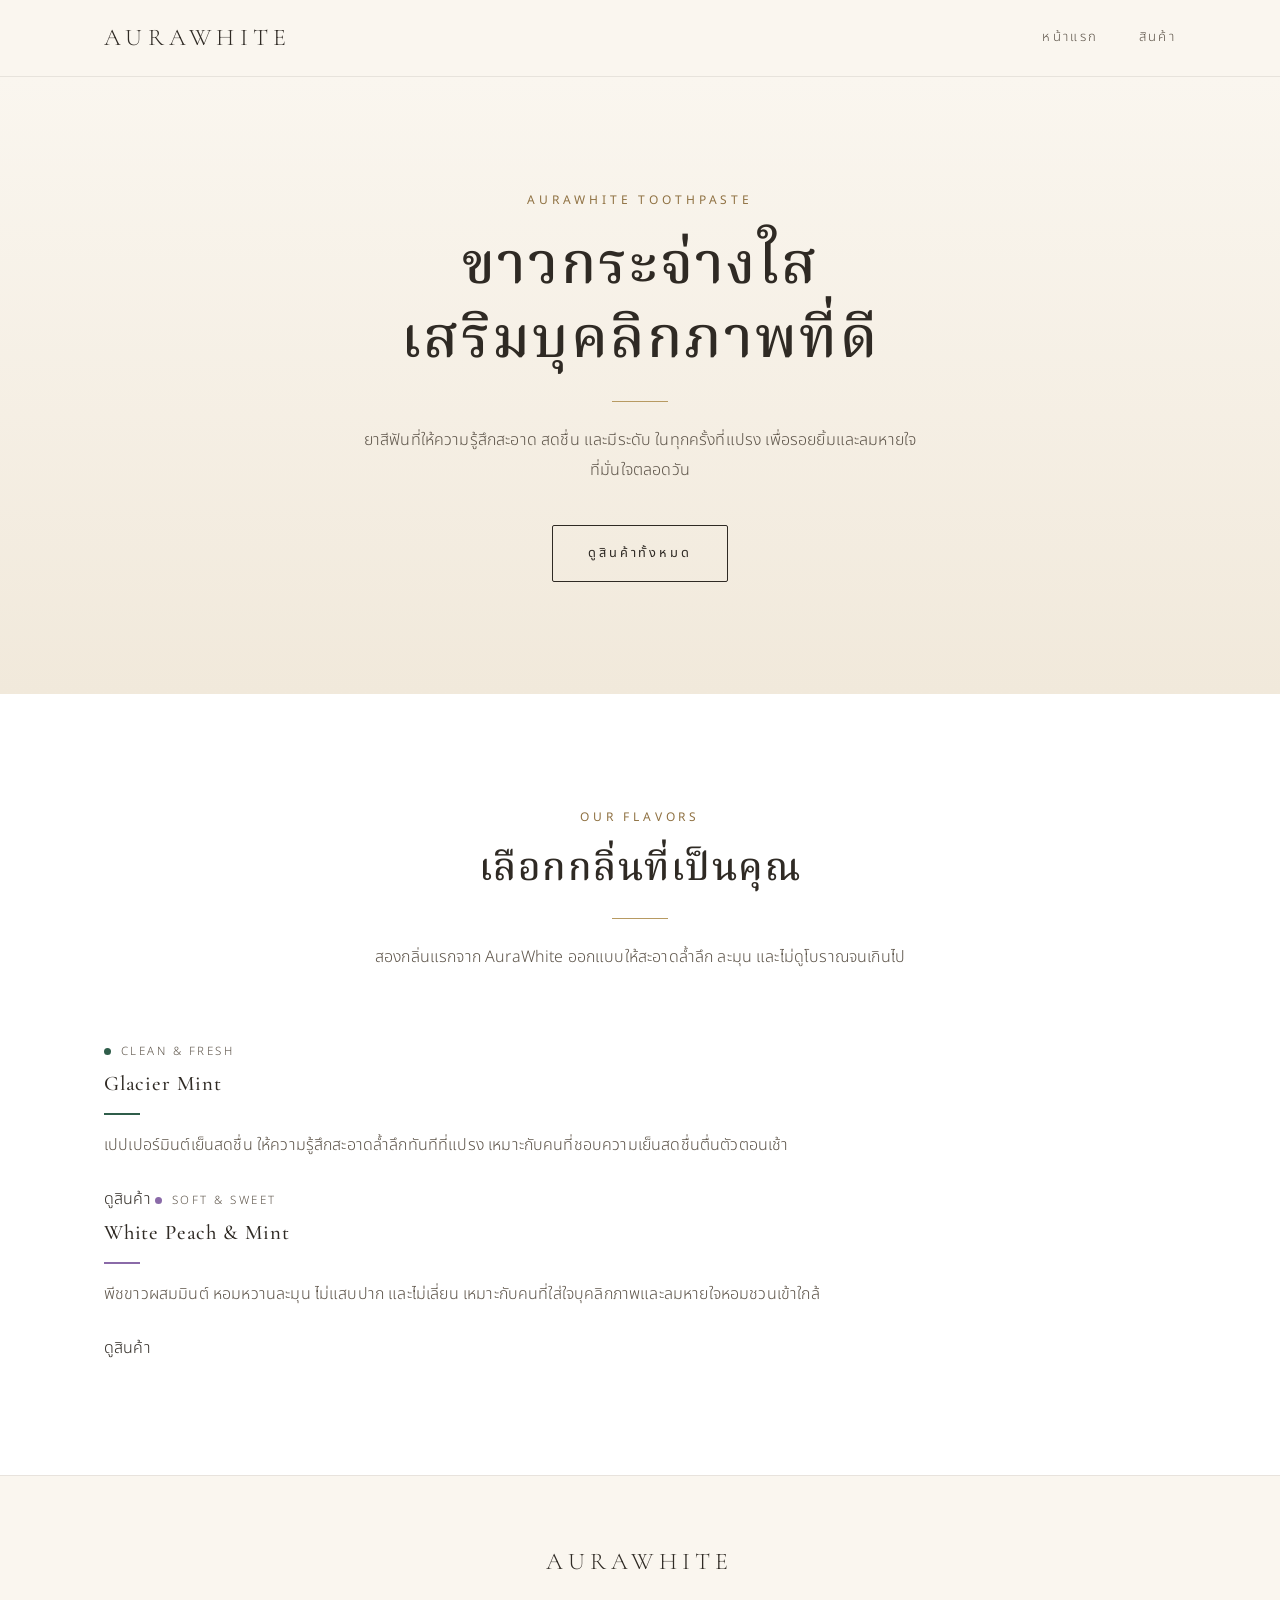
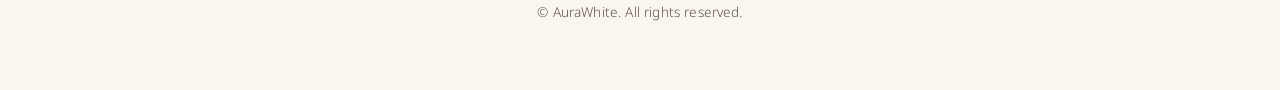
<file: index.html>
<!DOCTYPE html>
<html lang="th">
<head>
  <meta charset="UTF-8">
  <meta name="viewport" content="width=device-width, initial-scale=1">
  <title>AuraWhite — ยาสีฟันเพื่อความขาวกระจ่างใสและบุคลิกภาพที่ดี</title>
  <meta name="description" content="AuraWhite ยาสีฟันที่ให้ความรู้สึกสะอาด สดชื่น และมีระดับ เลือกได้ 2 กลิ่น Glacier Mint และ White Peach & Mint">
  <link rel="stylesheet" href="style.css">
</head>
<body>

  <header class="site-header">
    <div class="container">
      <a href="index.html" class="logo">AuraWhite</a>
      <nav class="nav">
        <a href="index.html">หน้าแรก</a>
        <a href="product.html">สินค้า</a>
      </nav>
    </div>
  </header>

  <main>
    <!-- Hero -->
    <section class="hero hero--full">
      <div class="container">
        <span class="eyebrow">AuraWhite Toothpaste</span>
        <h1>ขาวกระจ่างใส<br>เสริมบุคลิกภาพที่ดี</h1>
        <hr class="divider">
        <p class="lead">ยาสีฟันที่ให้ความรู้สึกสะอาด สดชื่น และมีระดับ ในทุกครั้งที่แปรง เพื่อรอยยิ้มและลมหายใจที่มั่นใจตลอดวัน</p>
        <a href="product.html" class="btn">ดูสินค้าทั้งหมด</a>
      </div>
    </section>

    <!-- Moods -->
    <section class="section--white">
      <div class="container">
        <div class="section-head">
          <span class="eyebrow">Our Flavors</span>
          <h2>เลือกกลิ่นที่เป็นคุณ</h2>
          <hr class="divider">
          <p>สองกลิ่นแรกจาก AuraWhite ออกแบบให้สะอาดล้ำลึก ละมุน และไม่ดูโบราณจนเกินไป</p>
        </div>

        <div class="mood-grid">
          <a class="mood-card mood--glacier-mint" href="product.html?mood=Glacier%20Mint">
            <span class="mood">Clean &amp; Fresh</span>
            <h3>Glacier Mint</h3>
            <span class="mood-rule"></span>
            <p>เปปเปอร์มินต์เย็นสดชื่น ให้ความรู้สึกสะอาดล้ำลึกทันทีที่แปรง เหมาะกับคนที่ชอบความเย็นสดชื่นตื่นตัวตอนเช้า</p>
            <span class="more">ดูสินค้า</span>
          </a>

          <a class="mood-card mood--white-peach-mint" href="product.html?mood=White%20Peach%20%26%20Mint">
            <span class="mood">Soft &amp; Sweet</span>
            <h3>White Peach &amp; Mint</h3>
            <span class="mood-rule"></span>
            <p>พีชขาวผสมมินต์ หอมหวานละมุน ไม่แสบปาก และไม่เลี่ยน เหมาะกับคนที่ใส่ใจบุคลิกภาพและลมหายใจหอมชวนเข้าใกล้</p>
            <span class="more">ดูสินค้า</span>
          </a>
        </div>
      </div>
    </section>
  </main>

  <footer class="site-footer">
    <div class="container">
      <span class="logo">AuraWhite</span>
      <p class="mb-0">&copy; AuraWhite. All rights reserved.</p>
    </div>
  </footer>

  <script src="script.js"></script>
</body>
</html>
</file>
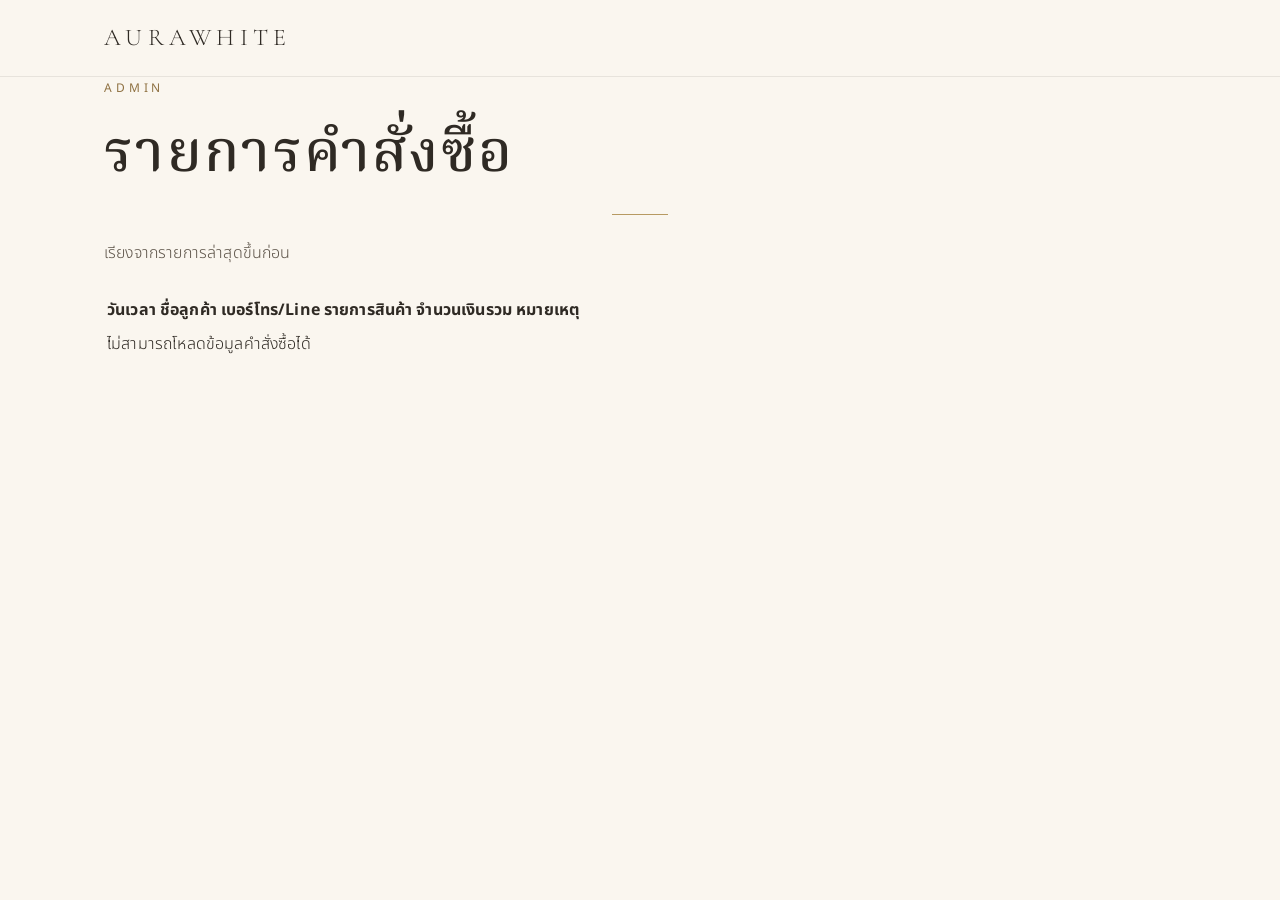
<file: admin.html>
<!DOCTYPE html>
<html lang="th">
<head>
  <meta charset="UTF-8">
  <meta name="viewport" content="width=device-width, initial-scale=1">
  <meta name="robots" content="noindex, nofollow">
  <title>คำสั่งซื้อ — AuraWhite Admin</title>
  <link rel="stylesheet" href="style.css">
</head>
<body>

  <header class="site-header">
    <div class="container">
      <a href="index.html" class="logo">AuraWhite</a>
    </div>
  </header>

  <main>
    <div class="container">
      <div class="page-head">
        <span class="eyebrow">Admin</span>
        <h1>รายการคำสั่งซื้อ</h1>
        <hr class="divider">
        <p>เรียงจากรายการล่าสุดขึ้นก่อน</p>
      </div>

      <div class="table-wrap">
        <table id="ordersTable">
          <thead>
            <tr>
              <th>วันเวลา</th>
              <th>ชื่อลูกค้า</th>
              <th>เบอร์โทร/Line</th>
              <th>รายการสินค้า</th>
              <th>จำนวนเงินรวม</th>
              <th>หมายเหตุ</th>
            </tr>
          </thead>
          <tbody></tbody>
        </table>
      </div>
    </div>
  </main>

  <script src="script.js"></script>
</body>
</html>
</file>
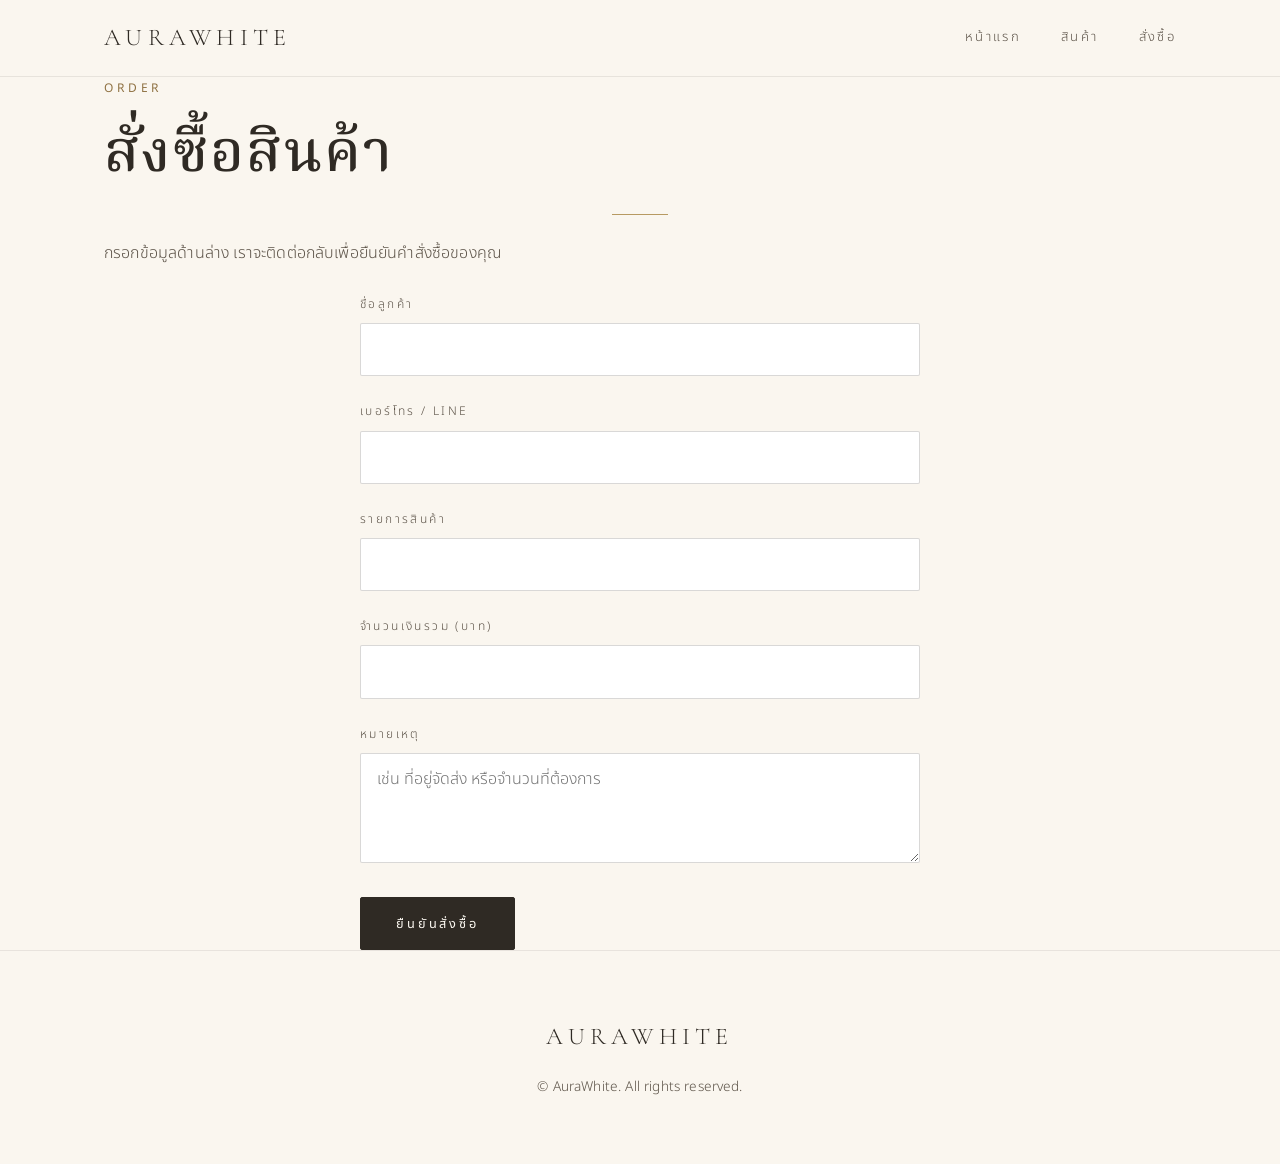
<file: order.html>
<!DOCTYPE html>
<html lang="th">
<head>
  <meta charset="UTF-8">
  <meta name="viewport" content="width=device-width, initial-scale=1">
  <title>สั่งซื้อ — AuraWhite</title>
  <link rel="stylesheet" href="style.css">
</head>
<body>

  <header class="site-header">
    <div class="container">
      <a href="index.html" class="logo">AuraWhite</a>
      <nav class="nav">
        <a href="index.html">หน้าแรก</a>
        <a href="product.html">สินค้า</a>
        <a href="order.html">สั่งซื้อ</a>
      </nav>
    </div>
  </header>

  <main>
    <div class="container">
      <div class="page-head">
        <span class="eyebrow">Order</span>
        <h1>สั่งซื้อสินค้า</h1>
        <hr class="divider">
        <p>กรอกข้อมูลด้านล่าง เราจะติดต่อกลับเพื่อยืนยันคำสั่งซื้อของคุณ</p>
      </div>

      <div class="form-card">
        <form id="orderForm" class="form">
          <div class="field">
            <label for="customerName">ชื่อลูกค้า</label>
            <input type="text" id="customerName" name="customerName" autocomplete="name" required>
          </div>

          <div class="field">
            <label for="contact">เบอร์โทร / Line</label>
            <input type="text" id="contact" name="contact" autocomplete="tel" required>
          </div>

          <div class="field">
            <label for="items">รายการสินค้า</label>
            <input type="text" id="items" name="items" required>
          </div>

          <div class="field">
            <label for="total">จำนวนเงินรวม (บาท)</label>
            <input type="number" id="total" name="total" min="0" inputmode="numeric" required>
          </div>

          <div class="field">
            <label for="note">หมายเหตุ</label>
            <textarea id="note" name="note" placeholder="เช่น ที่อยู่จัดส่ง หรือจำนวนที่ต้องการ"></textarea>
          </div>

          <button type="submit" class="btn btn--solid">ยืนยันสั่งซื้อ</button>
        </form>
      </div>
    </div>
  </main>

  <footer class="site-footer">
    <div class="container">
      <span class="logo">AuraWhite</span>
      <p class="mb-0">&copy; AuraWhite. All rights reserved.</p>
    </div>
  </footer>

  <script src="script.js"></script>
</body>
</html>
</file>
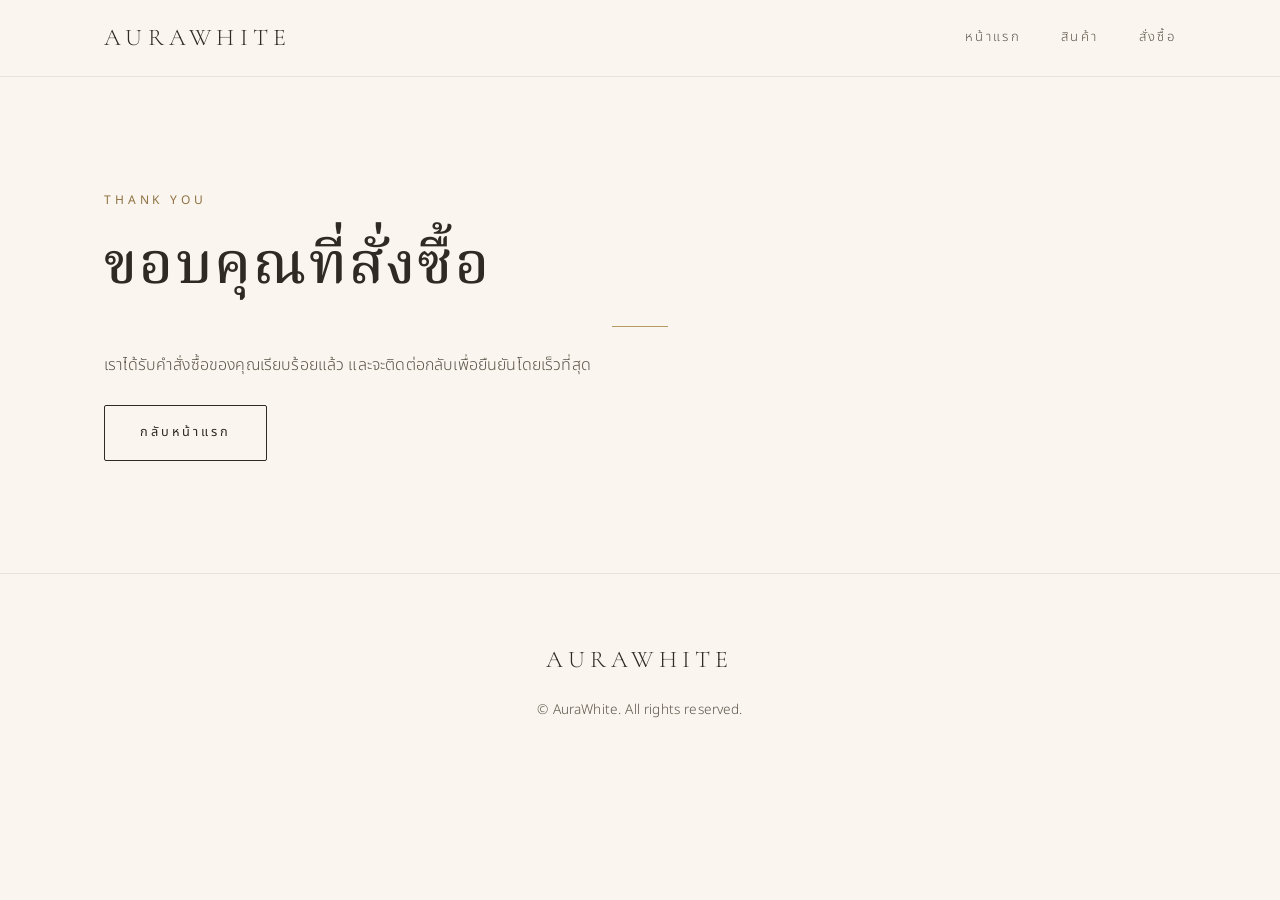
<file: thankyou.html>
<!DOCTYPE html>
<html lang="th">
<head>
  <meta charset="UTF-8">
  <meta name="viewport" content="width=device-width, initial-scale=1">
  <title>ขอบคุณ — AuraWhite</title>
  <link rel="stylesheet" href="style.css">
</head>
<body>

  <header class="site-header">
    <div class="container">
      <a href="index.html" class="logo">AuraWhite</a>
      <nav class="nav">
        <a href="index.html">หน้าแรก</a>
        <a href="product.html">สินค้า</a>
        <a href="order.html">สั่งซื้อ</a>
      </nav>
    </div>
  </header>

  <main>
    <section class="thankyou">
      <div class="container">
        <span class="eyebrow">Thank You</span>
        <h1>ขอบคุณที่สั่งซื้อ</h1>
        <hr class="divider">
        <p>เราได้รับคำสั่งซื้อของคุณเรียบร้อยแล้ว และจะติดต่อกลับเพื่อยืนยันโดยเร็วที่สุด</p>
        <a href="index.html" class="btn">กลับหน้าแรก</a>
      </div>
    </section>
  </main>

  <footer class="site-footer">
    <div class="container">
      <span class="logo">AuraWhite</span>
      <p class="mb-0">&copy; AuraWhite. All rights reserved.</p>
    </div>
  </footer>

  <script src="script.js"></script>
</body>
</html>
</file>
<file: style.css>
/* ==========================================================
   AuraWhite — Premium Minimal Theme
   ========================================================== */

@import url("https://fonts.googleapis.com/css2?family=Cormorant+Garamond:wght@400;500;600&family=Noto+Sans+Thai:wght@300;400;500&family=Noto+Serif+Thai:wght@300;400;500&display=swap");

:root {
  /* Base palette: white / cream / deep beige */
  --white: #ffffff;
  --cream: #faf6ef;
  --cream-deep: #f1e9db;
  --beige: #d9ccb6;
  --beige-deep: #8c7b64;
  --ink: #2f2a24;
  --ink-soft: #5c5348;

  /* Accent: soft gold / bronze */
  --gold: #b79a62;
  --bronze: #8f7142;
  --line: rgba(47, 42, 36, 0.18);
  --line-soft: rgba(47, 42, 36, 0.09);

  /* Mood dots (used sparingly) */
  --mood-fresh: #2f5d4a;       /* เขียวเข้ม */
  --mood-sweet: #8a6aa8;       /* ม่วงกลาง */
  --mood-confident: #3d5368;   /* น้ำเงินเทาเข้ม */
  --mood-romance: #c98a8a;     /* แดงอ่อน */

  /* Type */
  --font-serif: "Cormorant Garamond", "Noto Serif Thai", Georgia, serif;
  --font-sans: "Noto Sans Thai", "Helvetica Neue", Arial, sans-serif;

  /* Spacing scale */
  --space-1: 0.5rem;
  --space-2: 1rem;
  --space-3: 1.5rem;
  --space-4: 2.5rem;
  --space-5: 4rem;
  --space-6: 7rem;

  --radius: 2px;
  --maxw: 1120px;
}

/* ---------- Reset / base ---------- */
*,
*::before,
*::after { box-sizing: border-box; }

html { scroll-behavior: smooth; -webkit-text-size-adjust: 100%; }

body {
  margin: 0;
  background: var(--cream);
  color: var(--ink);
  font-family: var(--font-sans);
  font-weight: 300;
  font-size: 1rem;
  line-height: 1.85;
  letter-spacing: 0.01em;
  -webkit-font-smoothing: antialiased;
}

img { max-width: 100%; height: auto; display: block; }
a { color: inherit; text-decoration: none; }

/* ---------- Typography ---------- */
h1, h2, h3, h4 {
  font-family: var(--font-serif);
  font-weight: 500;
  line-height: 1.3;
  letter-spacing: 0.04em;
  margin: 0 0 var(--space-2);
  color: var(--ink);
}
h1 { font-size: clamp(2.2rem, 5vw, 3.6rem); }
h2 { font-size: clamp(1.7rem, 3.5vw, 2.4rem); }
h3 { font-size: 1.3rem; }

p { margin: 0 0 var(--space-3); color: var(--ink-soft); }

.eyebrow {
  display: block;
  font-family: var(--font-sans);
  font-size: 0.75rem;
  font-weight: 400;
  letter-spacing: 0.32em;
  text-transform: uppercase;
  color: var(--bronze);
  margin-bottom: var(--space-2);
}

/* ---------- Layout ---------- */
.container {
  width: 100%;
  max-width: var(--maxw);
  margin: 0 auto;
  padding: 0 var(--space-3);
}

section { padding: var(--space-6) 0; }
.section--cream { background: var(--cream-deep); }
.section--white { background: var(--white); }

.section-head {
  text-align: center;
  max-width: 640px;
  margin: 0 auto var(--space-5);
}

/* Thin gold divider */
.divider {
  width: 56px;
  height: 1px;
  background: var(--gold);
  border: 0;
  margin: var(--space-3) auto;
}

/* ---------- Header / nav ---------- */
.site-header {
  position: sticky;
  top: 0;
  z-index: 50;
  background: rgba(250, 246, 239, 0.92);
  backdrop-filter: blur(6px);
  border-bottom: 1px solid var(--line-soft);
}
.site-header .container {
  display: flex;
  align-items: center;
  justify-content: space-between;
  padding-top: var(--space-2);
  padding-bottom: var(--space-2);
}
.logo {
  font-family: var(--font-serif);
  font-size: 1.5rem;
  letter-spacing: 0.22em;
  text-transform: uppercase;
}
.nav { display: flex; gap: var(--space-4); }
.nav a {
  font-size: 0.82rem;
  letter-spacing: 0.18em;
  text-transform: uppercase;
  color: var(--ink-soft);
  padding-bottom: 2px;
  border-bottom: 1px solid transparent;
  transition: color 0.3s, border-color 0.3s;
}
.nav a:hover { color: var(--bronze); border-bottom-color: var(--gold); }

/* ---------- Buttons (thin line, soft dark) ---------- */
.btn {
  display: inline-block;
  font-family: var(--font-sans);
  font-size: 0.8rem;
  font-weight: 400;
  letter-spacing: 0.22em;
  text-transform: uppercase;
  padding: 0.95rem 2.2rem;
  background: transparent;
  color: var(--ink);
  border: 1px solid var(--ink);
  border-radius: var(--radius);
  cursor: pointer;
  transition: background 0.3s, color 0.3s, border-color 0.3s;
}
.btn:hover {
  background: var(--ink);
  color: var(--cream);
}
.btn--gold { border-color: var(--bronze); color: var(--bronze); }
.btn--gold:hover { background: var(--bronze); color: var(--white); }
.btn--solid { background: var(--ink); color: var(--cream); }
.btn--solid:hover { background: var(--bronze); border-color: var(--bronze); }
.btn:focus-visible,
.nav a:focus-visible,
input:focus-visible,
select:focus-visible,
textarea:focus-visible {
  outline: 1px solid var(--gold);
  outline-offset: 3px;
}

/* ---------- Hero ---------- */
.hero {
  text-align: center;
  padding: var(--space-6) 0;
  background: linear-gradient(180deg, var(--cream) 0%, var(--cream-deep) 100%);
}
.hero p {
  max-width: 560px;
  margin: 0 auto var(--space-4);
}

/* ---------- Product grid / cards ---------- */
.product-grid {
  display: grid;
  grid-template-columns: repeat(auto-fill, minmax(240px, 1fr));
  gap: var(--space-4);
}

.product-card {
  background: var(--white);
  border: 1px solid var(--line-soft);
  border-radius: var(--radius);
  padding: var(--space-3);
  display: flex;
  flex-direction: column;
  transition: border-color 0.3s, transform 0.3s;
}
.product-card:hover {
  border-color: var(--gold);
  transform: translateY(-3px);
}
.product-card__image {
  aspect-ratio: 1 / 1;
  background: var(--cream);
  margin-bottom: var(--space-3);
  overflow: hidden;
}
.product-card__image img {
  width: 100%;
  height: 100%;
  object-fit: cover;
}
.product-card h3 { font-size: 1.1rem; margin-bottom: var(--space-1); }
.product-card .desc { font-size: 0.9rem; flex: 1; }
.product-card .meta {
  display: flex;
  justify-content: space-between;
  align-items: baseline;
  margin: var(--space-2) 0 var(--space-3);
  padding-top: var(--space-2);
  border-top: 1px solid var(--line-soft);
}
.size {
  font-size: 0.8rem;
  letter-spacing: 0.15em;
  text-transform: uppercase;
  color: var(--beige-deep);
}
.price {
  font-family: var(--font-serif);
  font-size: 1.4rem;
  color: var(--bronze);
}

/* ---------- Mood tag: small dot only, never a filled card ---------- */
.mood {
  display: inline-flex;
  align-items: center;
  gap: 0.6rem;
  font-size: 0.72rem;
  letter-spacing: 0.22em;
  text-transform: uppercase;
  color: var(--ink-soft);
  margin-bottom: var(--space-1);
}
.mood::before {
  content: "";
  width: 7px;
  height: 7px;
  border-radius: 50%;
  background: var(--mood-color, var(--gold));
}

/* Mood colour mapping (set --mood-color on any element) */
.mood--fresh,
.mood--glacier-mint      { --mood-color: var(--mood-fresh); }
.mood--sweet,
.mood--white-peach-mint  { --mood-color: var(--mood-sweet); }
.mood--confident         { --mood-color: var(--mood-confident); }
.mood--romance           { --mood-color: var(--mood-romance); }

/* Short underline accent beneath a heading, tinted by mood */
.mood-rule {
  display: block;
  width: 36px;
  height: 2px;
  margin: var(--space-1) 0 var(--space-2);
  background: var(--mood-color, var(--gold));
}

/* ---------- Forms (order form) ---------- */
.form { max-width: 560px; margin: 0 auto; }
.field { margin-bottom: var(--space-3); }
.field label {
  display: block;
  font-size: 0.75rem;
  letter-spacing: 0.2em;
  text-transform: uppercase;
  color: var(--ink-soft);
  margin-bottom: var(--space-1);
}
input,
select,
textarea {
  width: 100%;
  font-family: var(--font-sans);
  font-size: 1rem;
  font-weight: 300;
  color: var(--ink);
  background: var(--white);
  border: 1px solid var(--line);
  border-radius: var(--radius);
  padding: 0.85rem 1rem;
  transition: border-color 0.3s;
}
input:focus,
select:focus,
textarea:focus { border-color: var(--gold); }
textarea { min-height: 110px; resize: vertical; }

/* ---------- Footer ---------- */
.site-footer {
  padding: var(--space-5) 0;
  text-align: center;
  border-top: 1px solid var(--line-soft);
  font-size: 0.85rem;
  color: var(--beige-deep);
}
.site-footer .logo { display: block; margin-bottom: var(--space-2); color: var(--ink); }

/* ---------- Utilities ---------- */
.text-center { text-align: center; }
.mt-0 { margin-top: 0; }
.mb-0 { margin-bottom: 0; }
.hidden { display: none !important; }

/* ---------- Responsive ---------- */
@media (max-width: 900px) {
  :root { --space-6: 5rem; }
  .nav { gap: var(--space-3); }
}

@media (max-width: 600px) {
  :root {
    --space-4: 2rem;
    --space-5: 3rem;
    --space-6: 3.5rem;
  }
  body { font-size: 0.95rem; }
  .container { padding: 0 var(--space-2); }
  .site-header .container { flex-direction: column; gap: var(--space-2); }
  .nav { gap: var(--space-2); flex-wrap: wrap; justify-content: center; }
  .product-grid { grid-template-columns: 1fr 1fr; gap: var(--space-2); }
  .product-card { padding: var(--space-2); }
  .btn { width: 100%; text-align: center; }
}

@media (max-width: 380px) {
  .product-grid { grid-template-columns: 1fr; }
}

@media (prefers-reduced-motion: reduce) {
  * { transition: none !important; scroll-behavior: auto !important; }
}
</file>
